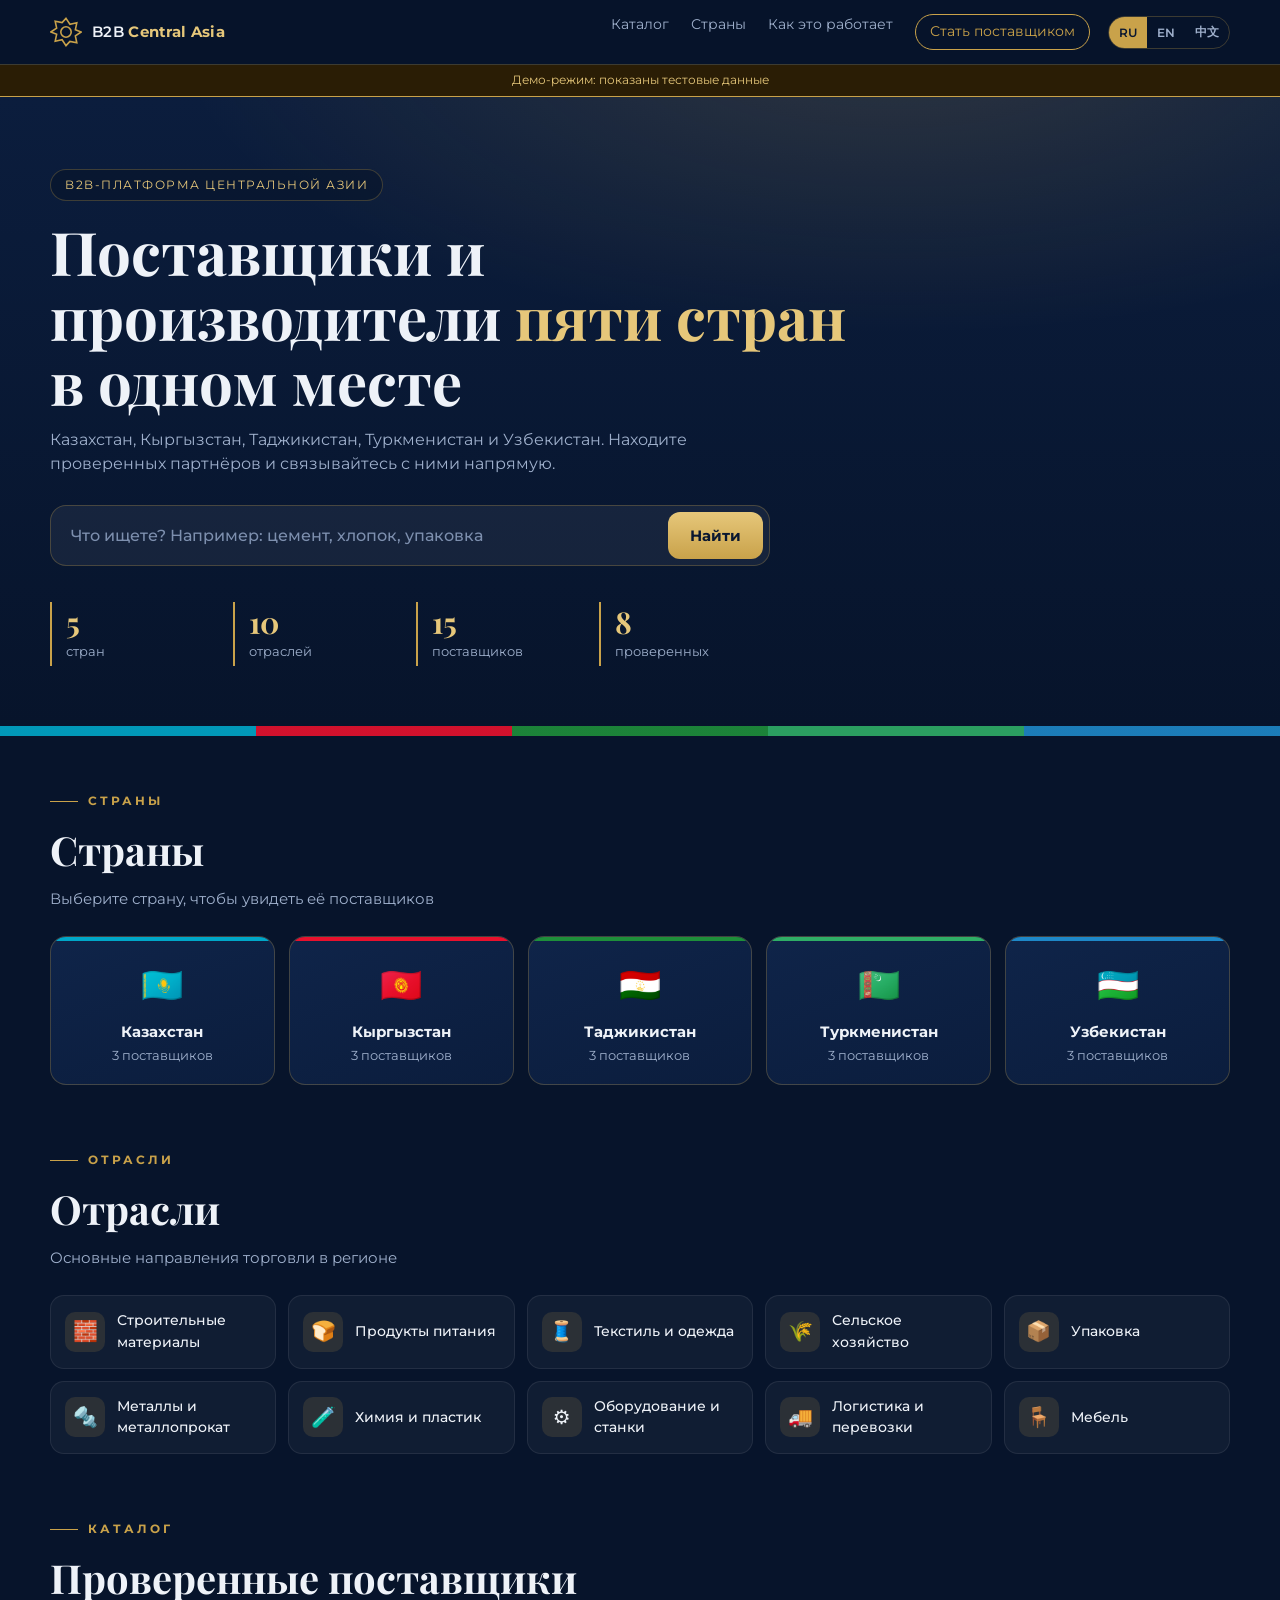
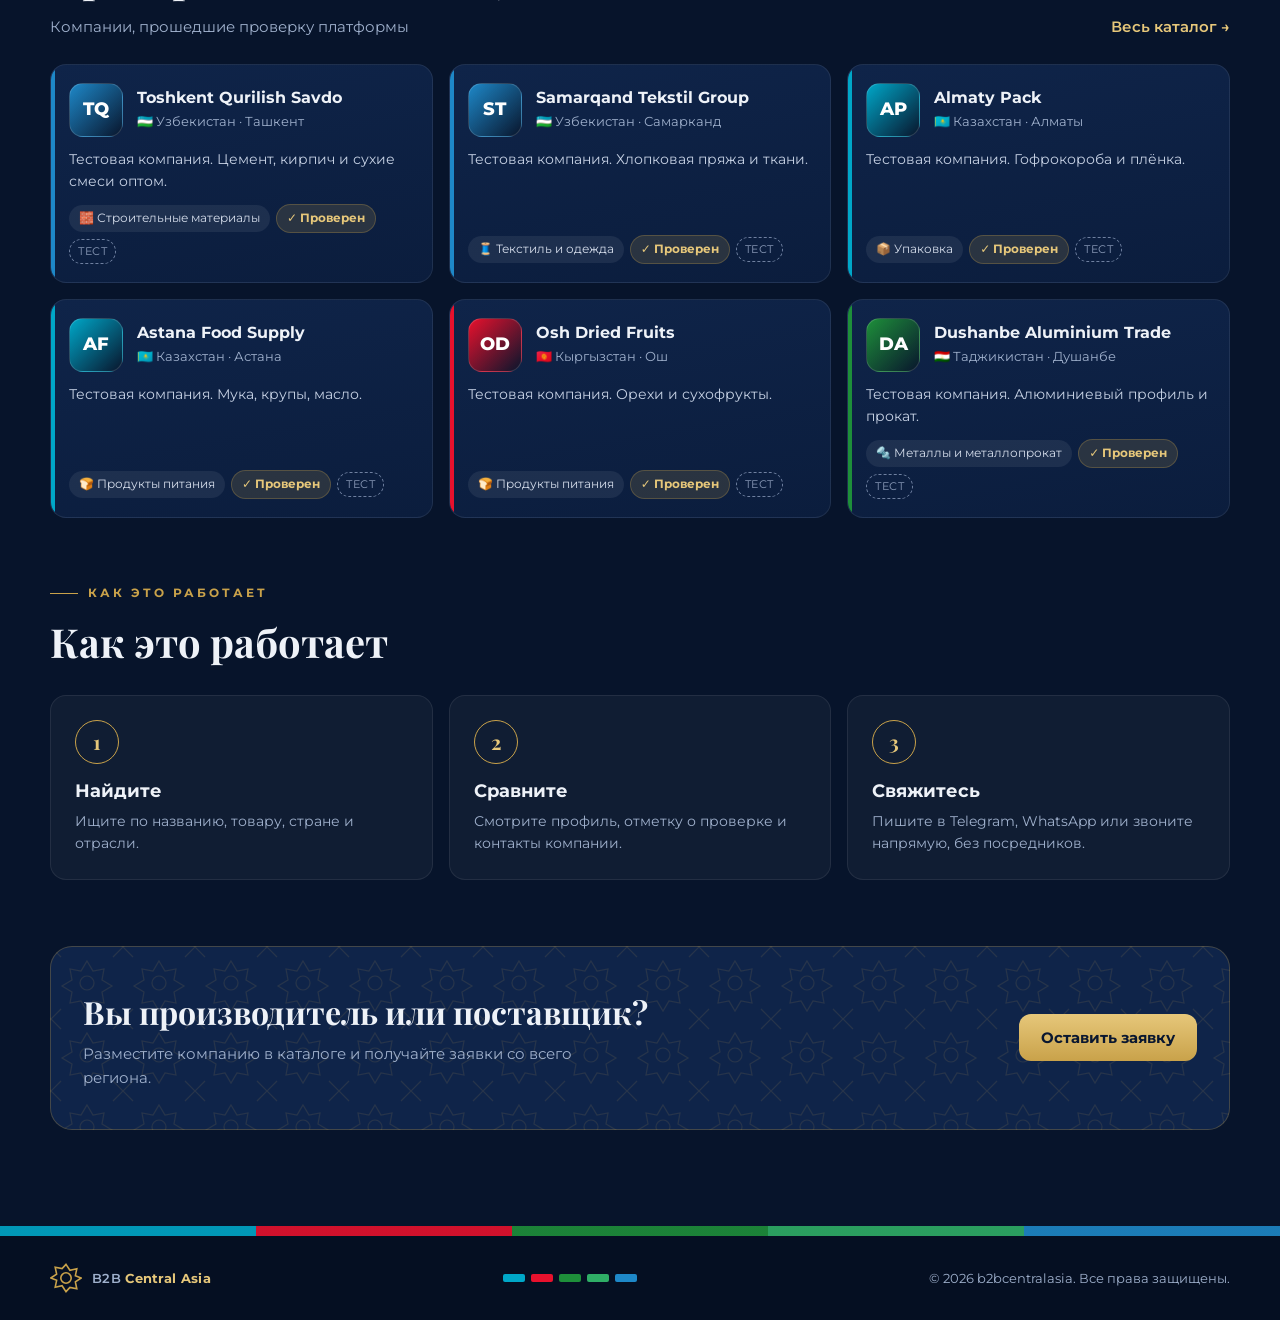
<file: index.html>
<!DOCTYPE html>
<html lang="ru">
<head>
<meta charset="utf-8">
<meta name="viewport" content="width=device-width,initial-scale=1">
<meta name="theme-color" content="#07142b">
<link rel="preconnect" href="https://fonts.googleapis.com"><link rel="preconnect" href="https://fonts.gstatic.com" crossorigin>
<link href="https://fonts.googleapis.com/css2?family=Montserrat:wght@400;500;600;700;800&family=Playfair+Display:wght@600;700&display=swap" rel="stylesheet">
<link rel="stylesheet" href="style.css">
<title>B2B Central Asia — поставщики и производители Центральной Азии</title>
<meta name="description" content="B2B-платформа Центральной Азии: поставщики и производители Казахстана, Кыргызстана, Таджикистана, Туркменистана и Узбекистана.">
</head>
<body data-page="home">
<header id="site-header"></header>
<main>
  <div class="hero orn">
    <div class="wrap">
      <span class="badge" data-t="hero_badge"></span>
      <h1 data-t="hero_title"></h1>
      <p class="sub" data-t="hero_sub"></p>
      <form class="search" id="hero-search" role="search">
        <input id="hero-q" type="search" data-tph="search_ph" autocomplete="off">
        <button class="btn" type="submit" data-t="search_btn"></button>
      </form>
      <div class="stats">
        <div class="stat"><b id="st-c">5</b><span data-t="stat_countries"></span></div>
        <div class="stat"><b id="st-k">–</b><span data-t="stat_cats"></span></div>
        <div class="stat"><b id="st-s">–</b><span data-t="stat_sup"></span></div>
        <div class="stat"><b id="st-v">–</b><span data-t="stat_ver"></span></div>
      </div>
    </div>
  </div>
  <div class="orn-line"></div>

  <section id="countries"><div class="wrap">
    <div class="eyebrow" data-t="sec_countries"></div>
    <h2 class="h2" data-t="sec_countries"></h2>
    <p class="sec-sub" data-t="sec_countries_sub"></p>
    <div class="countries" id="countries-grid"></div>
  </div></section>

  <section id="cats" style="padding-top:10px"><div class="wrap">
    <div class="eyebrow" data-t="sec_cats"></div>
    <h2 class="h2" data-t="sec_cats"></h2>
    <p class="sec-sub" data-t="sec_cats_sub"></p>
    <div class="cats" id="cats-grid"></div>
  </div></section>

  <section style="padding-top:10px"><div class="wrap">
    <div class="sec-head">
      <div><div class="eyebrow" data-t="nav_catalog"></div><h2 class="h2" data-t="sec_feat"></h2><p class="sec-sub" data-t="sec_feat_sub"></p></div>
      <a href="catalog.html" data-t="see_all"></a>
    </div>
    <div class="grid3" id="feat-grid"></div>
  </div></section>

  <section id="how" style="padding-top:10px"><div class="wrap">
    <div class="eyebrow" data-t="sec_how"></div>
    <h2 class="h2" data-t="sec_how" style="margin-bottom:22px"></h2>
    <div class="how">
      <div class="step"><i>1</i><h3 data-t="how1_t"></h3><p data-t="how1_d"></p></div>
      <div class="step"><i>2</i><h3 data-t="how2_t"></h3><p data-t="how2_d"></p></div>
      <div class="step"><i>3</i><h3 data-t="how3_t"></h3><p data-t="how3_d"></p></div>
    </div>
  </div></section>

  <section id="join" style="padding-top:10px"><div class="wrap">
    <div class="cta orn">
      <div><h2 data-t="cta_t"></h2><p data-t="cta_d"></p></div>
      <a class="btn" id="join-btn" href="#" data-t="cta_btn"></a>
    </div>
  </div></section>
</main>
<footer id="site-footer"></footer>
<script src="config.js"></script>
<script src="app.js"></script>
</body>
</html>
</file>
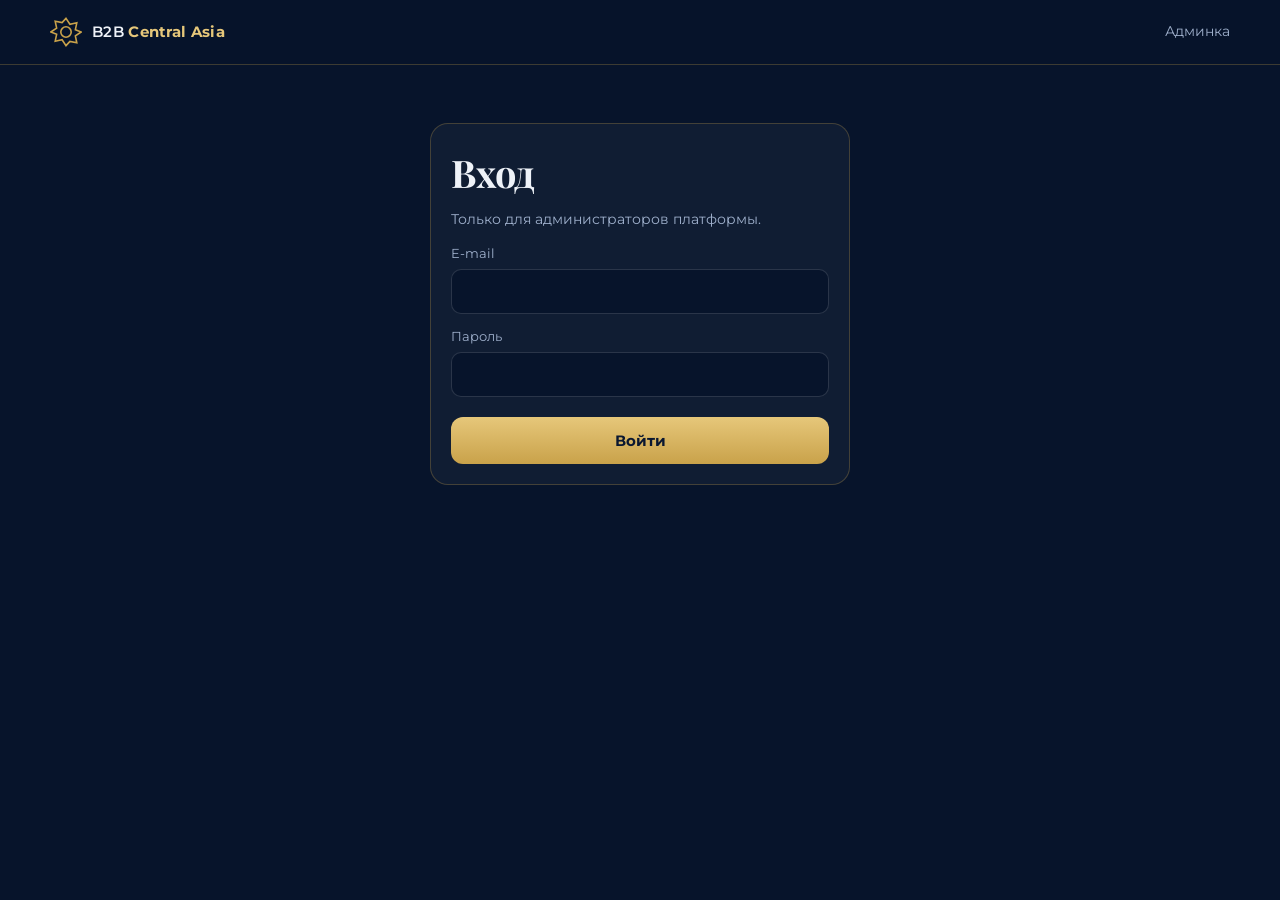
<file: admin.html>
<!DOCTYPE html>
<html lang="ru">
<head>
<meta charset="utf-8">
<meta name="viewport" content="width=device-width,initial-scale=1">
<meta name="robots" content="noindex,nofollow">
<meta name="theme-color" content="#07142b">
<title>Админка — B2B Central Asia</title>
<link rel="preconnect" href="https://fonts.googleapis.com"><link rel="preconnect" href="https://fonts.gstatic.com" crossorigin>
<link href="https://fonts.googleapis.com/css2?family=Montserrat:wght@400;500;600;700;800&family=Playfair+Display:wght@600;700&display=swap" rel="stylesheet">
<link rel="stylesheet" href="style.css">
<style>
  .adm{padding:28px 0 60px}
  .adm h1{font-family:var(--serif);font-size:clamp(26px,5vw,38px);margin-bottom:6px}
  .muted{color:var(--muted);font-size:14px}
  .box{background:rgba(255,255,255,.04);border:1px solid var(--line);border-radius:18px;padding:20px;margin-top:18px}
  .login{max-width:420px;margin:30px auto}
  label.f{display:block;font-size:13px;color:var(--muted);margin:12px 0 6px}
  .inp,select.inp,textarea.inp{width:100%;background:var(--bg);color:var(--ink);border:1px solid rgba(255,255,255,.14);border-radius:10px;padding:12px;font:500 15px var(--font);outline:none}
  textarea.inp{min-height:86px;resize:vertical}
  .inp:focus{border-color:var(--gold)}
  .row2{display:grid;grid-template-columns:1fr 1fr;gap:12px}
  @media(max-width:640px){.row2{grid-template-columns:1fr}}
  .bar{display:flex;flex-wrap:wrap;gap:10px;align-items:center;justify-content:space-between}
  .tools{display:grid;grid-template-columns:1fr 160px;gap:10px;margin-top:16px}
  @media(max-width:640px){.tools{grid-template-columns:1fr}}
  .list{display:grid;gap:10px;margin-top:14px}
  .item{display:flex;gap:12px;align-items:center;background:var(--card);border:1px solid rgba(255,255,255,.08);border-radius:14px;padding:12px}
  .item .s-logo{width:46px;height:46px;font-size:15px;border-radius:12px}
  .item .info{flex:1;min-width:0}
  .item b{display:block;white-space:nowrap;overflow:hidden;text-overflow:ellipsis}
  .item small{color:var(--muted)}
  .st{font-size:11px;font-weight:700;padding:3px 8px;border-radius:999px;text-transform:uppercase;letter-spacing:.5px}
  .st.approved{background:rgba(47,174,102,.18);color:#6fe0a0}
  .st.pending{background:rgba(201,162,74,.18);color:var(--gold2)}
  .st.hidden{background:rgba(255,255,255,.08);color:#9fb0cc}
  .btn.sm{padding:9px 14px;font-size:13px;border-radius:10px}
  .btn.red{background:transparent;color:#ff8f8f;border:1px solid #a54848}
  .msg{margin-top:12px;font-size:14px;padding:10px 12px;border-radius:10px;display:none}
  .msg.err{display:block;background:rgba(232,17,45,.12);color:#ffb3b3;border:1px solid rgba(232,17,45,.35)}
  .msg.ok{display:block;background:rgba(47,174,102,.12);color:#9ff0c2;border:1px solid rgba(47,174,102,.35)}
  .checks{display:flex;flex-wrap:wrap;gap:18px;margin-top:14px}
  .logo-prev{display:flex;gap:12px;align-items:center;margin-top:6px}
  .logo-prev img{width:64px;height:64px;object-fit:contain;background:#fff;border-radius:12px}
  .actions{display:flex;flex-wrap:wrap;gap:10px;margin-top:20px}
  .sec-t{font-size:12px;letter-spacing:2.5px;text-transform:uppercase;color:var(--gold);margin-top:22px;font-weight:700}
  [hidden]{display:none!important}
</style>
</head>
<body>
<header id="site-header"><div class="wrap head-row">
  <a class="logo" href="index.html"><svg viewBox="0 0 40 40" aria-hidden="true"><g fill="none" stroke="currentColor" stroke-width="2"><path d="M20 3l4.9 7.3 8.6-1.8-1.8 8.6L39 20l-7.3 4.9 1.8 8.6-8.6-1.8L20 37l-4.9-7.3-8.6 1.8 1.8-8.6L1 20l7.3-4.9-1.8-8.6 8.6 1.8z"/><circle cx="20" cy="20" r="6.5"/></g></svg><span>B2B <b>Central Asia</b></span></a>
  <span class="muted" style="margin-left:auto">Админка</span>
  <button class="btn ghost sm" id="logout" hidden>Выйти</button>
</div></header>

<main class="wrap adm">

  <!-- ВХОД -->
  <section id="v-login" class="box login" hidden>
    <h1>Вход</h1>
    <p class="muted">Только для администраторов платформы.</p>
    <form id="f-login">
      <label class="f">E-mail</label><input class="inp" id="l-email" type="email" autocomplete="username" required>
      <label class="f">Пароль</label><input class="inp" id="l-pass" type="password" autocomplete="current-password" required>
      <div class="actions"><button class="btn" type="submit" style="width:100%">Войти</button></div>
    </form>
    <div class="msg" id="m-login"></div>
  </section>

  <!-- СПИСОК -->
  <section id="v-list" hidden>
    <div class="bar">
      <div><h1>Поставщики</h1><p class="muted" id="cnt"></p></div>
      <button class="btn" id="add">+ Добавить</button>
    </div>
    <div class="tools">
      <input class="inp" id="q" type="search" placeholder="Поиск по названию или городу">
      <select class="inp" id="fst">
        <option value="">Все статусы</option>
        <option value="approved">Опубликован</option>
        <option value="pending">На проверке</option>
        <option value="hidden">Скрыт</option>
      </select>
    </div>
    <div class="msg" id="m-list"></div>
    <div class="list" id="list"></div>
    <div class="box" id="test-box" hidden>
      <b>Тестовые компании</b>
      <p class="muted" style="margin-top:4px">Когда добавишь настоящих поставщиков, тестовые можно удалить одной кнопкой.</p>
      <div class="actions"><button class="btn red sm" id="del-test">Удалить все тестовые</button></div>
    </div>
  </section>

  <!-- ФОРМА -->
  <section id="v-form" hidden>
    <a class="back" href="#" id="back">← К списку</a>
    <h1 id="form-title">Новый поставщик</h1>
    <form id="f-sup" class="box">
      <div class="sec-t" style="margin-top:0">Основное</div>
      <label class="f">Название компании *</label><input class="inp" id="s-name" required>
      <label class="f">Адрес страницы (латиница, без пробелов) *</label><input class="inp" id="s-slug" required pattern="[a-z0-9\-]+" placeholder="например: almaty-pack">
      <div class="row2">
        <div><label class="f">Страна *</label><select class="inp" id="s-country" required></select></div>
        <div><label class="f">Город</label><input class="inp" id="s-city"></div>
      </div>
      <label class="f">Отрасль</label><select class="inp" id="s-cat"></select>

      <div class="sec-t">Логотип</div>
      <div class="logo-prev"><img id="s-logo-img" alt="" hidden><input class="inp" id="s-logo" type="file" accept="image/png,image/jpeg,image/webp,image/svg+xml"></div>
      <label class="checks" style="margin-top:8px"><span><input type="checkbox" id="s-logo-del"> удалить логотип</span></label>

      <div class="sec-t">Описание</div>
      <label class="f">На русском</label><textarea class="inp" id="s-d-ru"></textarea>
      <label class="f">English</label><textarea class="inp" id="s-d-en"></textarea>
      <label class="f">中文</label><textarea class="inp" id="s-d-zh"></textarea>

      <div class="sec-t">Контакты</div>
      <div class="row2">
        <div><label class="f">Телефон</label><input class="inp" id="s-phone" type="tel" placeholder="+998 90 123 45 67"></div>
        <div><label class="f">E-mail</label><input class="inp" id="s-email" type="email"></div>
        <div><label class="f">Telegram (без @)</label><input class="inp" id="s-tg" placeholder="username"></div>
        <div><label class="f">WhatsApp (номер)</label><input class="inp" id="s-wa" type="tel"></div>
        <div><label class="f">Instagram (без @)</label><input class="inp" id="s-ig"></div>
        <div><label class="f">Сайт</label><input class="inp" id="s-web" type="url" placeholder="https://"></div>
      </div>

      <div class="sec-t">Публикация</div>
      <div class="row2">
        <div><label class="f">Статус</label>
          <select class="inp" id="s-status">
            <option value="approved">Опубликован (виден всем)</option>
            <option value="pending">На проверке (скрыт)</option>
            <option value="hidden">Скрыт</option>
          </select></div>
        <div class="checks" style="align-items:flex-end">
          <label><input type="checkbox" id="s-ver"> ✓ Проверенный поставщик</label>
          <label><input type="checkbox" id="s-test"> тестовая компания</label>
        </div>
      </div>

      <div class="msg" id="m-form"></div>
      <div class="actions">
        <button class="btn" type="submit" id="save">Сохранить</button>
        <a class="btn ghost" id="view" target="_blank" hidden>Открыть на сайте</a>
        <button class="btn red" type="button" id="del" hidden>Удалить</button>
      </div>
    </form>
  </section>

</main>

<script src="config.js"></script>
<script>
(function () {
  "use strict";
  var C = window.CONFIG || {};
  var URL_ = String(C.SUPABASE_URL || "").replace(/\/+$/, ""), KEY = C.SUPABASE_KEY || "";
  var $ = function (id) { return document.getElementById(id); };
  var FLAG = { KZ: "🇰🇿", KG: "🇰🇬", TJ: "🇹🇯", TM: "🇹🇲", UZ: "🇺🇿" };
  var COLOR = { KZ: "#00a7c8", KG: "#e8112d", TJ: "#1e8f3a", TM: "#2fae66", UZ: "#1e88c8" };
  var ST = { approved: "Опубликован", pending: "На проверке", hidden: "Скрыт" };
  var S = null, countries = [], cats = [], sups = [], cur = null;

  function esc(s) { return String(s == null ? "" : s).replace(/[&<>"']/g, function (c) { return { "&": "&amp;", "<": "&lt;", ">": "&gt;", '"': "&quot;", "'": "&#39;" }[c]; }); }
  function show(v) { ["v-login", "v-list", "v-form"].forEach(function (x) { $(x).hidden = x !== v; }); $("logout").hidden = v === "v-login"; scrollTo(0, 0); }
  function msg(id, text, ok) { var m = $(id); m.className = "msg " + (text ? (ok ? "ok" : "err") : ""); m.textContent = text || ""; }
  function errText(e) {
    var t = (e && e.message) || String(e);
    if (/23505|duplicate/i.test(t)) return "Такой адрес страницы уже занят. Поменяй его.";
    if (/Invalid login|invalid_grant|invalid_credentials/i.test(t)) return "Неверный e-mail или пароль.";
    if (/Failed to fetch|NetworkError/i.test(t)) return "Нет связи с сервером. Проверь интернет.";
    if (/42501|row-level security|permission/i.test(t)) return "Нет прав. Этот аккаунт не добавлен в админы.";
    return "Ошибка: " + t;
  }

  // ---------- СЕССИЯ ----------
  function saveS(s) { S = s; try { s ? localStorage.setItem("b2b_admin", JSON.stringify(s)) : localStorage.removeItem("b2b_admin"); } catch (e) {} }
  function loadS() { try { return JSON.parse(localStorage.getItem("b2b_admin") || "null"); } catch (e) { return null; } }
  function auth(grant, body) {
    return fetch(URL_ + "/auth/v1/token?grant_type=" + grant, { method: "POST", headers: { apikey: KEY, "Content-Type": "application/json" }, body: JSON.stringify(body) })
      .then(function (r) { return r.json().then(function (j) { if (!r.ok) throw new Error(j.error_description || j.msg || j.error || ("HTTP " + r.status)); return j; }); })
      .then(function (j) { var s = { at: j.access_token, rt: j.refresh_token, exp: Date.now() + (j.expires_in || 3600) * 1000, email: j.user && j.user.email }; saveS(s); return s; });
  }
  function token() {
    if (!S) return Promise.reject(new Error("no session"));
    if (S.exp - Date.now() > 60000) return Promise.resolve(S.at);
    return auth("refresh_token", { refresh_token: S.rt }).then(function (s) { return s.at; });
  }
  function api(path, opt) {
    opt = opt || {};
    return token().then(function (t) {
      var h = { apikey: KEY, Authorization: "Bearer " + t };
      if (opt.body) h["Content-Type"] = "application/json";
      if (opt.prefer) h.Prefer = opt.prefer;
      return fetch(URL_ + "/rest/v1/" + path, { method: opt.method || "GET", headers: h, body: opt.body ? JSON.stringify(opt.body) : undefined });
    }).then(function (r) {
      return r.text().then(function (t) {
        var j = t ? JSON.parse(t) : null;
        if (!r.ok) throw new Error((j && (j.code ? j.code + " " : "") + (j.message || j.msg)) || ("HTTP " + r.status));
        return j;
      });
    });
  }
  function upload(file, slug) {
    var ext = (file.name.split(".").pop() || "png").toLowerCase().replace(/[^a-z0-9]/g, "") || "png";
    var path = slug + "-" + Date.now() + "." + ext;
    return token().then(function (t) {
      return fetch(URL_ + "/storage/v1/object/logos/" + path, { method: "POST", headers: { apikey: KEY, Authorization: "Bearer " + t, "Content-Type": file.type || "image/png", "x-upsert": "true" }, body: file });
    }).then(function (r) {
      if (!r.ok) return r.text().then(function (t) { throw new Error("Логотип не загрузился: " + t); });
      return URL_ + "/storage/v1/object/public/logos/" + path;
    });
  }

  // ---------- ВХОД ----------
  $("f-login").onsubmit = function (e) {
    e.preventDefault(); msg("m-login", "");
    auth("password", { email: $("l-email").value.trim(), password: $("l-pass").value })
      .then(start).catch(function (err) { msg("m-login", errText(err)); });
  };
  $("logout").onclick = function () { saveS(null); show("v-login"); };

  function start() {
    return api("admins?select=user_id").then(function (rows) {
      if (!rows || !rows.length) { saveS(null); show("v-login"); msg("m-login", "Вход выполнен, но этот аккаунт не добавлен в админы. Выполни SQL из инструкции."); return; }
      return Promise.all([
        api("countries?select=code,name&order=sort"),
        api("categories?select=id,slug,name,icon&order=sort")
      ]).then(function (r) {
        countries = r[0]; cats = r[1];
        $("s-country").innerHTML = countries.map(function (c) { return '<option value="' + c.code + '">' + FLAG[c.code] + " " + esc(c.name.ru) + "</option>"; }).join("");
        $("s-cat").innerHTML = '<option value="">— не выбрана —</option>' + cats.map(function (k) { return '<option value="' + k.id + '">' + esc(k.icon || "") + " " + esc(k.name.ru) + "</option>"; }).join("");
        return loadList();
      });
    }).catch(function (err) { saveS(null); show("v-login"); msg("m-login", errText(err)); });
  }

  // ---------- СПИСОК ----------
  function loadList() {
    return api("suppliers?select=*&order=created_at.desc").then(function (rows) { sups = rows; renderList(); show("v-list"); })
      .catch(function (err) { msg("m-list", errText(err)); });
  }
  function initials(n) { return String(n || "?").split(/\s+/).filter(Boolean).slice(0, 2).map(function (w) { return w[0]; }).join("").toUpperCase(); }
  function renderList() {
    var q = $("q").value.trim().toLowerCase(), st = $("fst").value;
    var rows = sups.filter(function (s) {
      if (st && s.status !== st) return false;
      return !q || (s.name + " " + (s.city || "")).toLowerCase().indexOf(q) >= 0;
    });
    $("cnt").textContent = "Всего: " + sups.length + " · показано: " + rows.length;
    $("list").innerHTML = rows.map(function (s) {
      var logo = s.logo_url ? '<div class="s-logo"><img src="' + esc(s.logo_url) + '" alt=""></div>' : '<div class="s-logo" style="--c:' + (COLOR[s.country_code] || "#c9a24a") + '">' + esc(initials(s.name)) + "</div>";
      return '<div class="item">' + logo +
        '<div class="info"><b>' + esc(s.name) + '</b><small>' + (FLAG[s.country_code] || "") + " " + esc(s.city || "") + (s.is_verified ? " · ✓" : "") + (s.is_test ? " · тест" : "") + "</small><br>" +
        '<span class="st ' + s.status + '">' + ST[s.status] + "</span></div>" +
        '<button class="btn ghost sm" data-id="' + s.id + '">Изменить</button></div>';
    }).join("") || '<div class="empty">Ничего не найдено</div>';
    $("list").querySelectorAll("[data-id]").forEach(function (b) { b.onclick = function () { openForm(sups.filter(function (s) { return s.id === b.dataset.id; })[0]); }; });
    $("test-box").hidden = !sups.some(function (s) { return s.is_test; });
  }
  $("q").oninput = renderList; $("fst").onchange = renderList;
  $("add").onclick = function () { openForm(null); };
  $("back").onclick = function (e) { e.preventDefault(); show("v-list"); };

  $("del-test").onclick = function () {
    var n = sups.filter(function (s) { return s.is_test; }).length;
    if (!window.confirm("Удалить " + n + " тестовых компаний? Это нельзя отменить.")) return;
    api("suppliers?is_test=eq.true", { method: "DELETE" }).then(loadList).then(function () { msg("m-list", "Тестовые компании удалены.", true); })
      .catch(function (err) { msg("m-list", errText(err)); });
  };

  // ---------- ФОРМА ----------
  function slugify(s) {
    var map = { а:"a",б:"b",в:"v",г:"g",д:"d",е:"e",ё:"e",ж:"zh",з:"z",и:"i",й:"y",к:"k",л:"l",м:"m",н:"n",о:"o",п:"p",р:"r",с:"s",т:"t",у:"u",ф:"f",х:"h",ц:"ts",ч:"ch",ш:"sh",щ:"sch",ъ:"",ы:"y",ь:"",э:"e",ю:"yu",я:"ya",ў:"o",қ:"q",ғ:"g",ҳ:"h",ә:"a",ө:"o",ү:"u",ұ:"u",ң:"n",і:"i" };
    return String(s || "").toLowerCase().split("").map(function (c) { return map[c] != null ? map[c] : c; }).join("")
      .replace(/[^a-z0-9]+/g, "-").replace(/^-+|-+$/g, "").slice(0, 60);
  }
  var slugTouched = false;
  $("s-name").oninput = function () { if (!slugTouched) $("s-slug").value = slugify($("s-name").value); };
  $("s-slug").oninput = function () { slugTouched = true; };

  function openForm(s) {
    cur = s; slugTouched = !!s; msg("m-form", "");
    var d = (s && s.description) || {};
    $("form-title").textContent = s ? s.name : "Новый поставщик";
    $("s-name").value = s ? s.name : ""; $("s-slug").value = s ? s.slug : "";
    $("s-country").value = s ? s.country_code : "UZ"; $("s-city").value = s ? s.city || "" : "";
    $("s-cat").value = s && s.category_id ? String(s.category_id) : "";
    $("s-d-ru").value = d.ru || ""; $("s-d-en").value = d.en || ""; $("s-d-zh").value = d.zh || "";
    $("s-phone").value = s ? s.phone || "" : ""; $("s-email").value = s ? s.email || "" : "";
    $("s-tg").value = s ? s.telegram || "" : ""; $("s-wa").value = s ? s.whatsapp || "" : "";
    $("s-ig").value = s ? s.instagram || "" : ""; $("s-web").value = s ? s.website || "" : "";
    $("s-status").value = s ? s.status : "approved";
    $("s-ver").checked = !!(s && s.is_verified); $("s-test").checked = !!(s && s.is_test);
    $("s-logo").value = ""; $("s-logo-del").checked = false;
    $("s-logo-img").hidden = !(s && s.logo_url); if (s && s.logo_url) $("s-logo-img").src = s.logo_url;
    $("del").hidden = !s; $("view").hidden = !s; if (s) $("view").href = "supplier.html?s=" + encodeURIComponent(s.slug);
    show("v-form");
  }

  function clean(v) { v = String(v || "").trim(); return v || null; }
  $("f-sup").onsubmit = function (e) {
    e.preventDefault(); msg("m-form", "");
    var slug = slugify($("s-slug").value) || slugify($("s-name").value);
    if (!slug) { msg("m-form", "Заполни адрес страницы латиницей."); return; }
    $("s-slug").value = slug;
    var desc = {};
    ["ru", "en", "zh"].forEach(function (l) { var v = $("s-d-" + l).value.trim(); if (v) desc[l] = v; });
    var row = {
      name: $("s-name").value.trim(), slug: slug, country_code: $("s-country").value, city: clean($("s-city").value),
      category_id: $("s-cat").value ? Number($("s-cat").value) : null, description: desc,
      phone: clean($("s-phone").value), email: clean($("s-email").value),
      telegram: clean($("s-tg").value.replace(/^@/, "")), whatsapp: clean($("s-wa").value),
      instagram: clean($("s-ig").value.replace(/^@/, "")), website: clean($("s-web").value),
      status: $("s-status").value, is_verified: $("s-ver").checked, is_test: $("s-test").checked
    };
    var btn = $("save"); btn.disabled = true; btn.textContent = "Сохраняю…";
    var file = $("s-logo").files[0];
    var step = file ? upload(file, slug).then(function (u) { row.logo_url = u; }) : Promise.resolve();
    if (!file && $("s-logo-del").checked) row.logo_url = null;
    step.then(function () {
      return cur
        ? api("suppliers?id=eq." + cur.id, { method: "PATCH", body: row, prefer: "return=representation" })
        : api("suppliers", { method: "POST", body: row, prefer: "return=representation" });
    }).then(function (r) {
      return loadList().then(function () { openForm(r && r[0]); msg("m-form", "Сохранено ✓", true); });
    }).catch(function (err) { msg("m-form", errText(err)); })
      .then(function () { btn.disabled = false; btn.textContent = "Сохранить"; });
  };

  $("del").onclick = function () {
    if (!cur || !window.confirm("Удалить «" + cur.name + "»? Это нельзя отменить.")) return;
    api("suppliers?id=eq." + cur.id, { method: "DELETE" }).then(loadList).then(function () { msg("m-list", "Удалено.", true); })
      .catch(function (err) { msg("m-form", errText(err)); });
  };

  // ---------- СТАРТ ----------
  if (!URL_ || !KEY) { show("v-login"); msg("m-login", "В config.js не заполнены SUPABASE_URL и SUPABASE_KEY."); return; }
  S = loadS();
  if (S) start(); else show("v-login");
})();
</script>
</body>
</html>
</file>
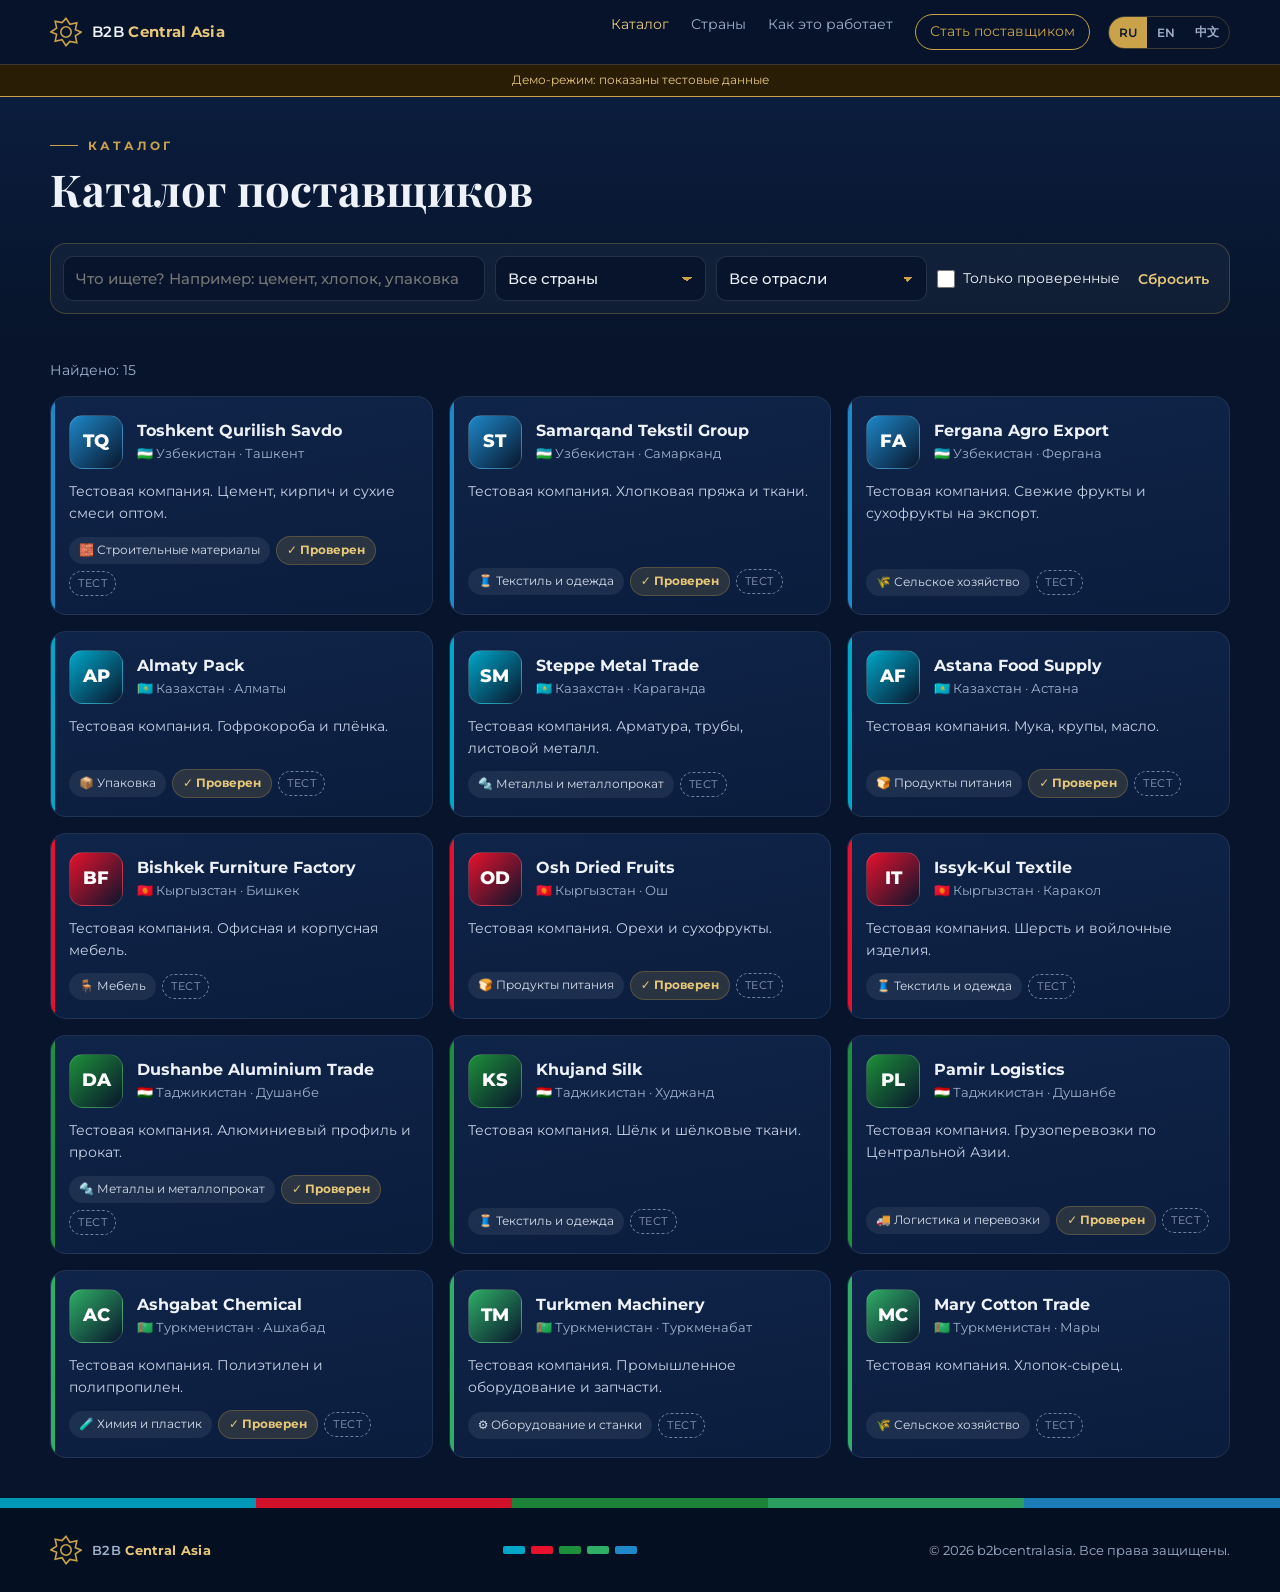
<file: catalog.html>
<!DOCTYPE html>
<html lang="ru">
<head>
<meta charset="utf-8">
<meta name="viewport" content="width=device-width,initial-scale=1">
<meta name="theme-color" content="#07142b">
<link rel="preconnect" href="https://fonts.googleapis.com"><link rel="preconnect" href="https://fonts.gstatic.com" crossorigin>
<link href="https://fonts.googleapis.com/css2?family=Montserrat:wght@400;500;600;700;800&family=Playfair+Display:wght@600;700&display=swap" rel="stylesheet">
<link rel="stylesheet" href="style.css">
<title>Каталог поставщиков — B2B Central Asia</title>
</head>
<body data-page="catalog">
<header id="site-header"></header>
<main>
  <div class="page-head orn"><div class="wrap">
    <div class="eyebrow" data-t="nav_catalog"></div>
    <h1 data-t="cat_title"></h1>
    <form class="filters" id="f-form" role="search">
      <input class="q" id="f-q" type="search" data-tph="search_ph" autocomplete="off">
      <select id="f-country" aria-label="country"></select>
      <select id="f-cat" aria-label="category"></select>
      <label class="check"><input type="checkbox" id="f-ver"> <span data-t="f_verified"></span></label>
      <button type="button" class="link-btn" id="f-reset" data-t="f_reset"></button>
    </form>
  </div></div>
  <div class="wrap">
    <div class="count" id="count" data-t="loading"></div>
    <div class="grid3" id="results"></div>
  </div>
</main>
<footer id="site-footer"></footer>
<script src="config.js"></script>
<script src="app.js"></script>
</body>
</html>
</file>
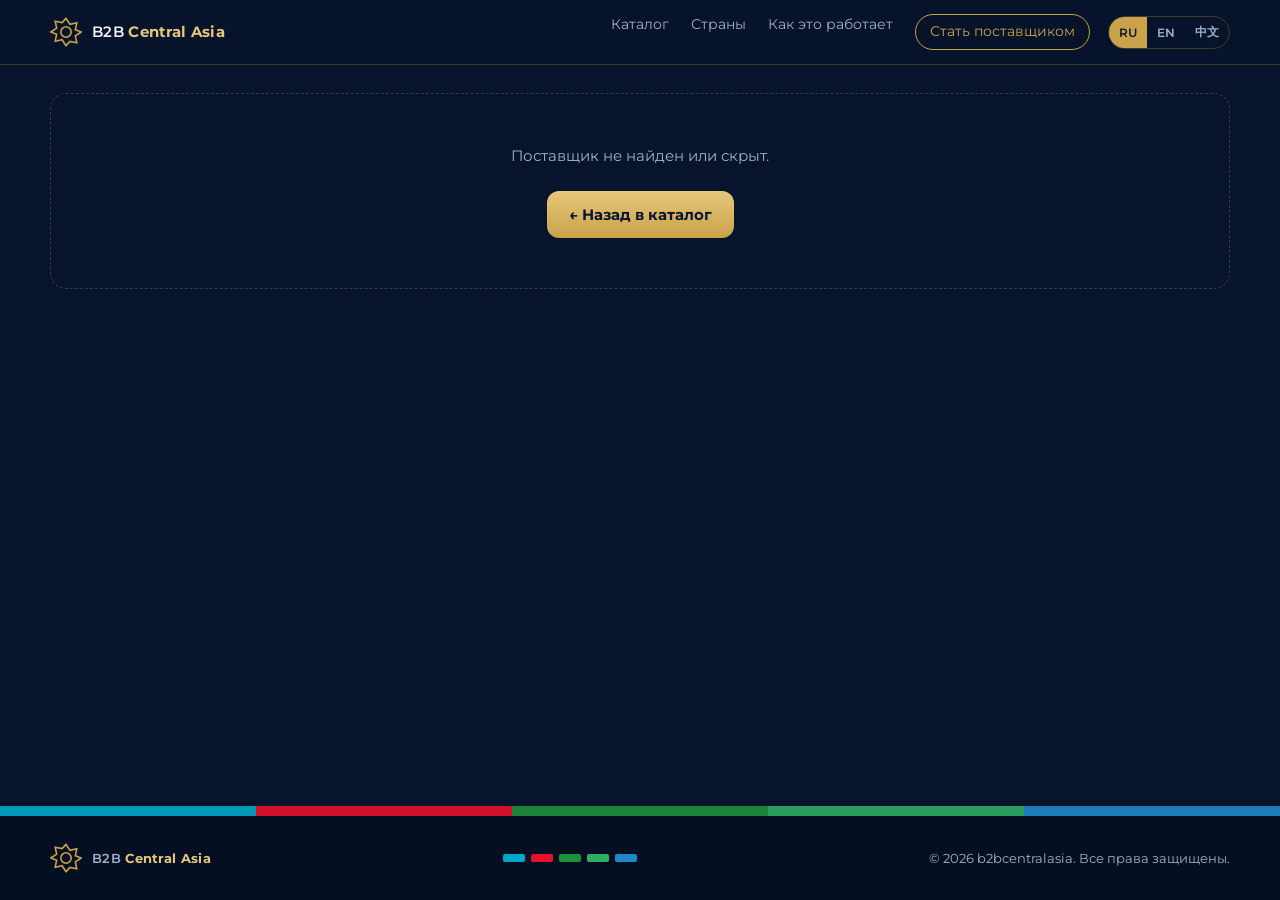
<file: supplier.html>
<!DOCTYPE html>
<html lang="ru">
<head>
<meta charset="utf-8">
<meta name="viewport" content="width=device-width,initial-scale=1">
<meta name="theme-color" content="#07142b">
<link rel="preconnect" href="https://fonts.googleapis.com"><link rel="preconnect" href="https://fonts.gstatic.com" crossorigin>
<link href="https://fonts.googleapis.com/css2?family=Montserrat:wght@400;500;600;700;800&family=Playfair+Display:wght@600;700&display=swap" rel="stylesheet">
<link rel="stylesheet" href="style.css">
<title>Поставщик — B2B Central Asia</title>
</head>
<body data-page="supplier">
<header id="site-header"></header>
<main>
  <div class="wrap sp" id="sp"><div class="count" data-t="loading"></div></div>
  <div class="wrap" id="similar"></div>
</main>
<footer id="site-footer"></footer>
<script src="config.js"></script>
<script src="app.js"></script>
</body>
</html>
</file>
<file: style.css>
/* b2bcentralasia — стиль: тёмно-синий + золото, орнамент, цвета пяти стран */
:root{
  --bg:#07142b; --bg2:#0b1d3d; --card:#0f2449; --card2:#132c58;
  --gold:#c9a24a; --gold2:#e6c77a; --ink:#eef2f8; --muted:#9fb0cc; --line:rgba(201,162,74,.28);
  --r:16px; --shadow:0 10px 30px rgba(0,0,0,.35);
  --font:"Montserrat","Segoe UI",system-ui,-apple-system,"PingFang SC","Microsoft YaHei",sans-serif;
  --serif:"Playfair Display",Georgia,"Songti SC",serif;
}
*{box-sizing:border-box;margin:0;padding:0}
html{scroll-behavior:smooth}
body{font-family:var(--font);background:var(--bg);color:var(--ink);line-height:1.55;font-size:15px;-webkit-font-smoothing:antialiased;min-height:100vh;display:flex;flex-direction:column}
main{flex:1}
a{color:inherit;text-decoration:none}
img{max-width:100%;display:block}
.wrap{width:min(1180px,100% - 32px);margin:0 auto}

/* орнамент: восьмиконечные звёзды */
.orn{background-image:url("data:image/svg+xml,%3Csvg xmlns='http://www.w3.org/2000/svg' width='72' height='72' viewBox='0 0 72 72'%3E%3Cg fill='none' stroke='%23c9a24a' stroke-opacity='.13' stroke-width='1.2'%3E%3Cpath d='M36 14l6 10 11-2-2 11 10 6-10 6 2 11-11-2-6 10-6-10-11 2 2-11-10-6 10-6-2-11 11 2z'/%3E%3Ccircle cx='36' cy='36' r='7'/%3E%3Cpath d='M0 0l10 10M72 0L62 10M0 72l10-10M72 72L62 62'/%3E%3C/g%3E%3C/svg%3E")}
.orn-line{height:10px;background:linear-gradient(90deg,#00a7c8 0 20%,#e8112d 20% 40%,#1e8f3a 40% 60%,#2fae66 60% 80%,#1e88c8 80%);opacity:.9}

/* шапка */
#site-header{position:sticky;top:0;z-index:50;background:rgba(7,20,43,.92);backdrop-filter:blur(10px);border-bottom:1px solid var(--line)}
.head-row{display:flex;align-items:center;gap:18px;height:64px}
.logo{display:flex;align-items:center;gap:10px;font-weight:600;letter-spacing:.3px;white-space:nowrap}
.logo svg{width:32px;height:32px;color:var(--gold)}
.logo b{color:var(--gold2);font-weight:700}
.nav{display:flex;gap:22px;margin-left:auto;font-size:14px}
.nav a{color:var(--muted);transition:color .2s}
.nav a:hover,.nav a.on{color:var(--gold2)}
.nav-join{color:var(--gold)!important;border:1px solid var(--gold);padding:6px 14px;border-radius:999px}
.langs{display:flex;border:1px solid var(--line);border-radius:999px;overflow:hidden}
.langs button{white-space:nowrap;background:none;border:0;color:var(--muted);font:600 12px var(--font);padding:7px 10px;cursor:pointer}
.langs button.on{background:var(--gold);color:#0a1730}
.burger{display:none;background:none;border:0;width:36px;height:36px;cursor:pointer;flex-direction:column;justify-content:center;gap:5px;align-items:center}
.burger i{display:block;width:22px;height:2px;background:var(--gold2);border-radius:2px}
@media(max-width:860px){
  .nav{position:fixed;top:64px;left:0;right:0;flex-direction:column;gap:0;background:var(--bg2);border-bottom:1px solid var(--line);padding:8px 16px 16px;transform:translateY(-130%);transition:transform .25s;margin:0}
  .nav a{padding:12px 4px;border-bottom:1px solid rgba(255,255,255,.06);font-size:16px}
  .nav-join{text-align:center;margin-top:10px;border-bottom:1px solid var(--gold)!important}
  body.menu-open .nav{transform:none}
  .burger{display:flex}
  .langs{margin-left:auto}
  .logo span{font-size:14px}
}
@media(max-width:420px){.head-row{gap:8px}.logo{gap:7px}.logo svg{width:28px;height:28px}.logo span{font-size:12px}.langs button{padding:6px 7px;font-size:11px}}
@media(max-width:330px){.logo span{display:none}}

/* кнопки */
.btn{display:inline-flex;align-items:center;justify-content:center;gap:8px;background:linear-gradient(180deg,var(--gold2),var(--gold));color:#0a1730;font:700 15px var(--font);border:0;border-radius:12px;padding:14px 22px;cursor:pointer;transition:transform .15s,filter .2s}
.btn:hover{filter:brightness(1.08)}
.btn:active{transform:scale(.97)}
.btn.ghost{background:transparent;color:var(--gold2);border:1px solid var(--gold)}

/* hero */
.hero{position:relative;padding:72px 0 60px;background:radial-gradient(1200px 500px at 70% -10%,rgba(201,162,74,.18),transparent 60%),linear-gradient(180deg,var(--bg2),var(--bg));overflow:hidden}
.hero .wrap{position:relative}
.badge{display:inline-flex;align-items:center;gap:8px;border:1px solid var(--line);border-radius:999px;padding:6px 14px;font-size:12px;letter-spacing:1.5px;text-transform:uppercase;color:var(--gold2);background:rgba(7,20,43,.6)}
.hero h1{font-family:var(--serif);font-size:clamp(32px,6vw,60px);line-height:1.08;margin:18px 0 14px;max-width:820px;font-weight:700}
.hero h1 span{color:var(--gold2)}
.hero .sub{color:var(--muted);max-width:640px;font-size:16px}
.search{display:flex;gap:8px;margin-top:28px;max-width:720px;background:rgba(255,255,255,.06);border:1px solid var(--line);border-radius:16px;padding:6px}
.search input{flex:1;min-width:0;background:none;border:0;color:var(--ink);font:500 16px var(--font);padding:12px 14px;outline:none}
.search input::placeholder{color:#7d8fae}
.stats{display:grid;grid-template-columns:repeat(4,1fr);gap:12px;margin-top:36px;max-width:720px}
.stat{border-left:2px solid var(--gold);padding:4px 0 4px 14px}
.stat b{display:block;font-family:var(--serif);font-size:30px;color:var(--gold2);line-height:1.1}
.stat span{font-size:13px;color:var(--muted)}
@media(max-width:600px){.stats{grid-template-columns:repeat(2,1fr)}.search{flex-direction:column}.search .btn{width:100%}}

/* секции */
section{padding:56px 0}
.eyebrow{display:flex;align-items:center;gap:10px;color:var(--gold);font-size:12px;letter-spacing:3px;text-transform:uppercase;font-weight:700}
.eyebrow::before{content:"";width:28px;height:1px;background:var(--gold)}
.h2{font-family:var(--serif);font-size:clamp(26px,4.5vw,40px);margin:8px 0 6px;font-weight:700}
.sec-sub{color:var(--muted);margin-bottom:26px}
.sec-head{display:flex;justify-content:space-between;align-items:flex-end;gap:16px;flex-wrap:wrap}
.sec-head a{color:var(--gold2);font-weight:600;margin-bottom:26px}

/* страны */
.countries{display:grid;grid-template-columns:repeat(5,1fr);gap:14px}
.c-card{position:relative;background:linear-gradient(160deg,var(--card),var(--bg2));border:1px solid var(--line);border-radius:var(--r);padding:22px 16px 18px;text-align:center;overflow:hidden;transition:transform .2s,border-color .2s}
.c-card::before{content:"";position:absolute;left:0;right:0;top:0;height:4px;background:var(--c)}
.c-card:hover{transform:translateY(-3px);border-color:var(--gold)}
.c-flag{font-size:34px;display:block;margin-bottom:8px}
.c-card b{display:block;font-size:15px}
.c-card small{color:var(--muted)}
@media(max-width:900px){.countries{grid-template-columns:repeat(3,1fr)}}
@media(max-width:520px){.countries{grid-template-columns:repeat(2,1fr)}}

/* отрасли */
.cats{display:grid;grid-template-columns:repeat(5,1fr);gap:12px}
.k-card{display:flex;align-items:center;gap:12px;background:rgba(255,255,255,.04);border:1px solid rgba(255,255,255,.08);border-radius:14px;padding:14px;font-size:14px;font-weight:500;transition:border-color .2s,background .2s}
.k-card span{flex:none;width:40px;height:40px;display:grid;place-items:center;border-radius:10px;background:rgba(201,162,74,.14);font-size:20px}
.k-card:hover{border-color:var(--gold);background:rgba(201,162,74,.07)}
@media(max-width:1000px){.cats{grid-template-columns:repeat(3,1fr)}}
@media(max-width:600px){.cats{grid-template-columns:repeat(2,1fr)}.k-card{font-size:13px;padding:12px}}

/* карточка поставщика */
.grid3{display:grid;grid-template-columns:repeat(3,1fr);gap:16px}
@media(max-width:960px){.grid3{grid-template-columns:repeat(2,1fr)}}
@media(max-width:620px){.grid3{grid-template-columns:1fr}}
.s-card{position:relative;display:flex;flex-direction:column;gap:12px;background:linear-gradient(170deg,var(--card),var(--bg2));border:1px solid rgba(255,255,255,.08);border-radius:var(--r);padding:18px;overflow:hidden;transition:transform .2s,border-color .2s,box-shadow .2s}
.s-card::before{content:"";position:absolute;left:0;top:0;bottom:0;width:4px;background:var(--c)}
.s-card:hover{transform:translateY(-3px);border-color:var(--line);box-shadow:var(--shadow)}
.s-top{display:flex;gap:14px;align-items:center}
.s-logo{flex:none;width:54px;height:54px;border-radius:14px;display:grid;place-items:center;font-weight:800;font-size:18px;color:#fff;background:linear-gradient(135deg,var(--c,#c9a24a),rgba(0,0,0,.35));border:1px solid rgba(255,255,255,.15);overflow:hidden}
.s-logo img{width:100%;height:100%;object-fit:contain;background:#fff}
.s-logo.big{width:96px;height:96px;font-size:32px;border-radius:22px}
.s-meta h3{font-size:16px;line-height:1.3}
.s-loc{font-size:13px;color:var(--muted);margin-top:2px}
.s-desc{color:#c6d1e4;font-size:14px;flex:1;display:-webkit-box;-webkit-line-clamp:3;-webkit-box-orient:vertical;overflow:hidden}
.s-foot{display:flex;flex-wrap:wrap;gap:6px;align-items:center}
.chip{font-size:12px;padding:4px 10px;border-radius:999px;background:rgba(255,255,255,.07);color:#d5ddeb}
.ver{font-size:12px;font-weight:700;padding:4px 10px;border-radius:999px;background:rgba(201,162,74,.16);color:var(--gold2);border:1px solid var(--line)}
.test{font-size:11px;padding:3px 8px;border-radius:999px;border:1px dashed #6f80a0;color:#8b9bb9;text-transform:uppercase;letter-spacing:.5px}

/* как это работает */
.how{display:grid;grid-template-columns:repeat(3,1fr);gap:16px}
.step{background:rgba(255,255,255,.04);border:1px solid rgba(255,255,255,.08);border-radius:var(--r);padding:24px}
.step i{font-style:normal;display:grid;place-items:center;width:44px;height:44px;border-radius:50%;border:1px solid var(--gold);color:var(--gold2);font-family:var(--serif);font-size:20px;font-weight:700;margin-bottom:14px}
.step h3{font-size:18px;margin-bottom:6px}
.step p{color:var(--muted);font-size:14px}
@media(max-width:760px){.how{grid-template-columns:1fr}}

/* CTA */
.cta{border:1px solid var(--line);border-radius:22px;padding:40px 32px;display:flex;gap:24px;align-items:center;justify-content:space-between;flex-wrap:wrap;background-color:var(--card)}
.cta h2{font-family:var(--serif);font-size:clamp(22px,4vw,32px)}
.cta p{color:var(--muted);margin-top:6px;max-width:560px}

/* подвал */
#site-footer{margin-top:40px;background:#050f22}
.foot-row{display:flex;align-items:center;gap:20px;justify-content:space-between;flex-wrap:wrap;padding:26px 0;color:var(--muted);font-size:13px}
.flags{display:flex;gap:6px}
.flags span{width:22px;height:8px;border-radius:2px;background:var(--c)}

/* каталог */
.page-head{padding:40px 0 24px;background:linear-gradient(180deg,var(--bg2),var(--bg))}
.page-head h1{font-family:var(--serif);font-size:clamp(28px,5vw,44px)}
.filters{display:grid;grid-template-columns:2fr 1fr 1fr auto auto;gap:10px;align-items:center;margin-top:20px;background:rgba(255,255,255,.04);border:1px solid var(--line);border-radius:16px;padding:12px}
.filters input[type=search],.filters select{width:100%;background:var(--bg);color:var(--ink);border:1px solid rgba(255,255,255,.12);border-radius:10px;padding:12px;font:500 15px var(--font);outline:none;appearance:none;-webkit-appearance:none}
.filters select{background-image:linear-gradient(45deg,transparent 50%,var(--gold) 50%),linear-gradient(135deg,var(--gold) 50%,transparent 50%);background-position:calc(100% - 18px) 52%,calc(100% - 13px) 52%;background-size:5px 5px;background-repeat:no-repeat;padding-right:32px}
.filters input:focus,.filters select:focus{border-color:var(--gold)}
.check{display:flex;align-items:center;gap:8px;font-size:14px;white-space:nowrap;cursor:pointer}
.check input{width:18px;height:18px;accent-color:var(--gold)}
.link-btn{background:none;border:0;color:var(--gold2);font:600 14px var(--font);cursor:pointer;padding:8px}
@media(max-width:900px){.filters{grid-template-columns:1fr 1fr}.filters .q{grid-column:1/-1}}
.count{color:var(--muted);margin:22px 0 14px;font-size:14px}
.empty{grid-column:1/-1;text-align:center;color:var(--muted);padding:50px 20px;border:1px dashed var(--line);border-radius:var(--r)}

/* страница поставщика */
.sp{padding:28px 0 10px}
.back{display:inline-block;color:var(--gold2);font-weight:600;margin-bottom:20px}
.sp-head{display:flex;gap:20px;align-items:center;padding:26px;border:1px solid var(--line);border-radius:22px;background-color:var(--card);position:relative;overflow:hidden}
.sp-head::before{content:"";position:absolute;left:0;right:0;top:0;height:5px;background:var(--c)}
.sp-head h1{font-family:var(--serif);font-size:clamp(24px,4.5vw,38px);line-height:1.15}
.sp-tags{display:flex;flex-wrap:wrap;gap:6px;margin-top:10px}
.sp-grid{display:grid;grid-template-columns:1.4fr 1fr;gap:16px;margin-top:16px}
@media(max-width:820px){.sp-grid{grid-template-columns:1fr}.sp-head{flex-direction:column;text-align:center}.sp-tags{justify-content:center}}
.panel{background:rgba(255,255,255,.04);border:1px solid rgba(255,255,255,.08);border-radius:var(--r);padding:22px}
.panel h2{font-size:13px;letter-spacing:2.5px;text-transform:uppercase;color:var(--gold);margin-bottom:14px}
.sp-desc{color:#d0d9e8;font-size:15px;white-space:pre-line}
.facts{display:grid;grid-template-columns:auto 1fr;gap:8px 16px;margin-top:18px;font-size:14px}
.facts dt{color:var(--muted)}
.cbtns{display:grid;gap:10px}
.cbtn{display:flex;flex-direction:column;padding:13px 16px;border-radius:12px;border:1px solid rgba(255,255,255,.12);font-weight:700;transition:border-color .2s,background .2s}
.cbtn small{font-weight:500;color:var(--muted);font-size:13px;margin-top:2px;word-break:break-all}
.cbtn:hover{border-color:var(--gold);background:rgba(201,162,74,.07)}
.cbtn.gold{background:linear-gradient(180deg,var(--gold2),var(--gold));color:#0a1730;border:0}
.cbtn.gold small{color:#3b3220}
#similar{padding:36px 0 0}

/* демо-плашка */
.demo-note{background:#2a1d05;color:var(--gold2);border-bottom:1px solid var(--gold);font-size:12px;padding:6px 16px;text-align:center}
</file>
